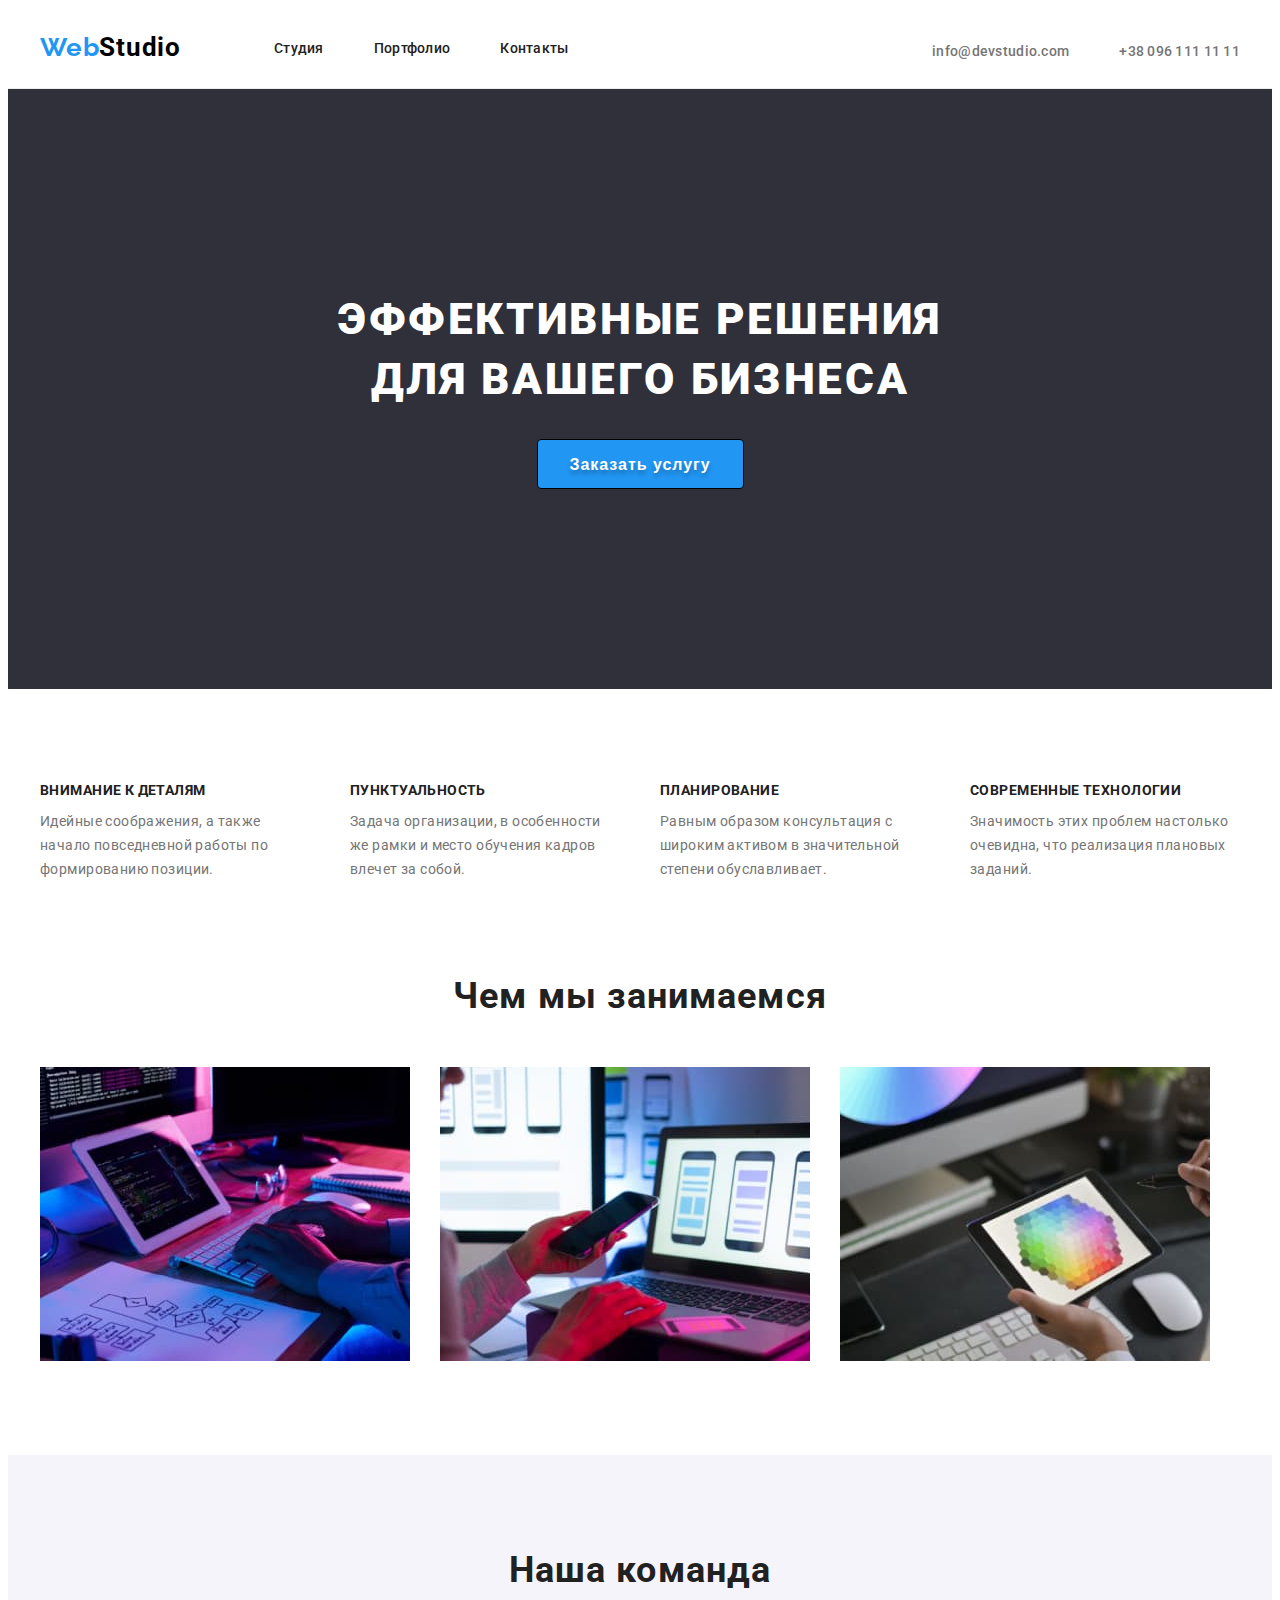
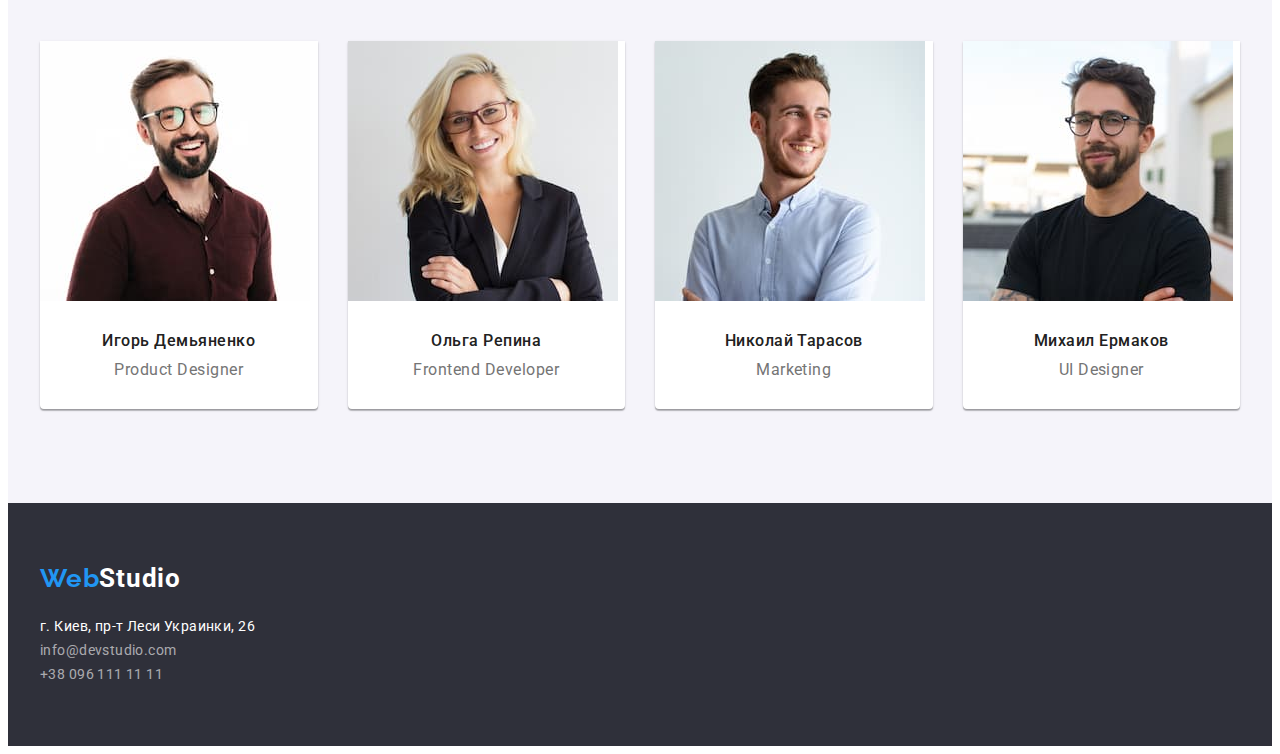
<file: index.html>
<!DOCTYPE html>
<html lang="ru">
  <head>
    <meta charset="UTF-8" />
    <meta http-equiv="X-UA-Compatible" content="IE=edge" />
    <meta name="viewport" content="width=device-width, initial-scale=1.0" />
    <title>WebStudio</title>

    <link rel="preconnect" href="https://fonts.googleapis.com" />
    <link rel="preconnect" href="https://fonts.gstatic.com" crossorigin />
    <link
      href="https://fonts.googleapis.com/css2?family=Roboto:wght@400;500;700;900&display=swap"
      rel="stylesheet"
    />
    <link
      href="https://fonts.googleapis.com/css2?family=Raleway:wght@700&display=swap"
      rel="stylesheet"
    />
    <link
      rel="stylesheet"
      href="https://cdnjs.cloudflare.com/ajax/libs/modern-normalize/1.1.0/modern-normalize.min.css"
      integrity="sha512-wpPYUAdjBVSE4KJnH1VR1HeZfpl1ub8YT/NKx4PuQ5NmX2tKuGu6U/JRp5y+Y8XG2tV+wKQpNHVUX03MfMFn9Q=="
      crossorigin="anonymous"
      referrerpolicy="no-referrer"
    />
    <link rel="stylesheet" href="./css/style.css" />
  </head>

  <body class="body">
    <header class="header">
      <div class="conteiner">
        <nav class="header-nav">
          <a href="./index.html" class="logo"
            ><span class="logo-web">Web</span><span class="logo-studio">Studio</span></a
          >
          <ul class="headnav-list">
            <li class="headnav-items">
              <a href="./index.html" class="headnav-item">Студия</a>
            </li>
            <li class="headnav-items">
              <a href="./portfolio.html" class="headnav-item">Портфолио</a>
            </li>
            <li class="headnav-items"><a href="" class="headnav-item">Контакты</a></li>
          </ul>
        </nav>
        <ul class="mail-tel">
          <li class="mail-header">
            <a href="mailto:info@devstudio.com" class="nav-contacts">info@devstudio.com</a>
          </li>
          <li class="tel-header">
            <a href="tel:+380961111111" class="nav-contacts">+38 096 111 11 11</a>
          </li>
        </ul>
      </div>
    </header>

    <main class="unique">
      <section class="hero">
        <div class="conteiner">
          <h1 class="hero-title">Эффективные решения для вашего бизнеса</h1>
          <button type="button" class="button-hero">Заказать услугу</button>
        </div>
      </section>

      <section class="plus">
        <div class="conteiner">
          <h2 class="title-hidden">Наши преимущества</h2>
          <ul class="plus-items">
            <li class="plus-list">
              <h3 class="plus-text-title">Внимание к деталям</h3>
              <p class="plus-text">
                Идейные соображения, а также начало повседневной работы по формированию позиции.
              </p>
            </li>
            <li class="plus-list">
              <h3 class="plus-text-title">Пунктуальность</h3>
              <p class="plus-text">
                Задача организации, в особенности же рамки и место обучения кадров влечет за собой.
              </p>
            </li>
            <li class="plus-list">
              <h3 class="plus-text-title">Планирование</h3>
              <p class="plus-text">
                Равным образом консультация с широким активом в значительной степени обуславливает.
              </p>
            </li>
            <li class="plus-list">
              <h3 class="plus-text-title">Современные технологии</h3>
              <p class="plus-text">
                Значимость этих проблем настолько очевидна, что реализация плановых заданий.
              </p>
            </li>
          </ul>
        </div>
      </section>

      <section class="about">
        <div class="conteiner">
          <h2 class="about-title">Чем мы занимаемся</h2>
          <ul class="about-list">
            <li class="about-foto"><img src="./images/Foto-1.jpg" alt="фото 1" width="370" /></li>
            <li class="about-foto"><img src="./images/Foto-2.jpg" alt="фото 2" width="370" /></li>
            <li class="about-foto"><img src="./images/Foto-3.jpg" alt="фото 3" width="370" /></li>
          </ul>
        </div>
      </section>

      <section class="team">
        <div class="conteiner">
          <h2 class="team-title">Наша команда</h2>
          <ul class="team-list">
            <li class="specialist">
              <img
                class="specialist-foto"
                src="./images/img-1.jpg"
                alt="фото специалист 1"
                width="270"
              />
              <p class="specialist-name">Игорь Демьяненко</p>
              <p class="specialist-job" lang="en">Product Designer</p>
            </li>
            <li class="specialist">
              <img
                class="specialist-foto"
                src="./images/img-2.jpg "
                alt="фото специалист 2"
                width="270"
              />
              <p class="specialist-name">Ольга Репина</p>
              <p class="specialist-job" lang="en">Frontend Developer</p>
            </li>
            <li class="specialist">
              <img
                class="specialist-foto"
                src="./images/img-3.jpg"
                alt="фото специалист 3"
                width="270"
              />
              <p class="specialist-name">Николай Тарасов</p>
              <p class="specialist-job" lang="en">Marketing</p>
            </li>
            <li class="specialist">
              <img
                class="specialist-foto"
                src="./images/img-4.jpg"
                alt="фото специалист 4"
                width="270"
              />
              <p class="specialist-name">Михаил Ермаков</p>
              <p class="specialist-job" lang="en">UI Designer</p>
            </li>
          </ul>
        </div>
      </section>
    </main>

    <footer class="footer">
      <div class="conteiner">
        <a href="./index.html" class="logo-footer"
          ><span class="logo-web">Web</span><span class="studio-footer">Studio</span></a
        >
        <address class="address">
          <ul class="footer-list">
            <li class="footer-list-item">
              <a
                href="https://goo.gl/maps/NSJGrVBBh1DAG3Wn9"
                target="_blank"
                rel="noopener, noindex, nofollow"
                class="location"
                >г. Киев, пр-т Леси Украинки, 26
              </a>
            </li>
            <li class="footer-list-item">
              <a href="mailto:info@devstudio.com" class="contacts">info@devstudio.com</a>
            </li>
            <li class="footer-list-item">
              <a href="tel:+380961111111" class="contacts">+38 096 111 11 11</a>
            </li>
          </ul>
        </address>
      </div>
    </footer>
  </body>
</html>
</file>
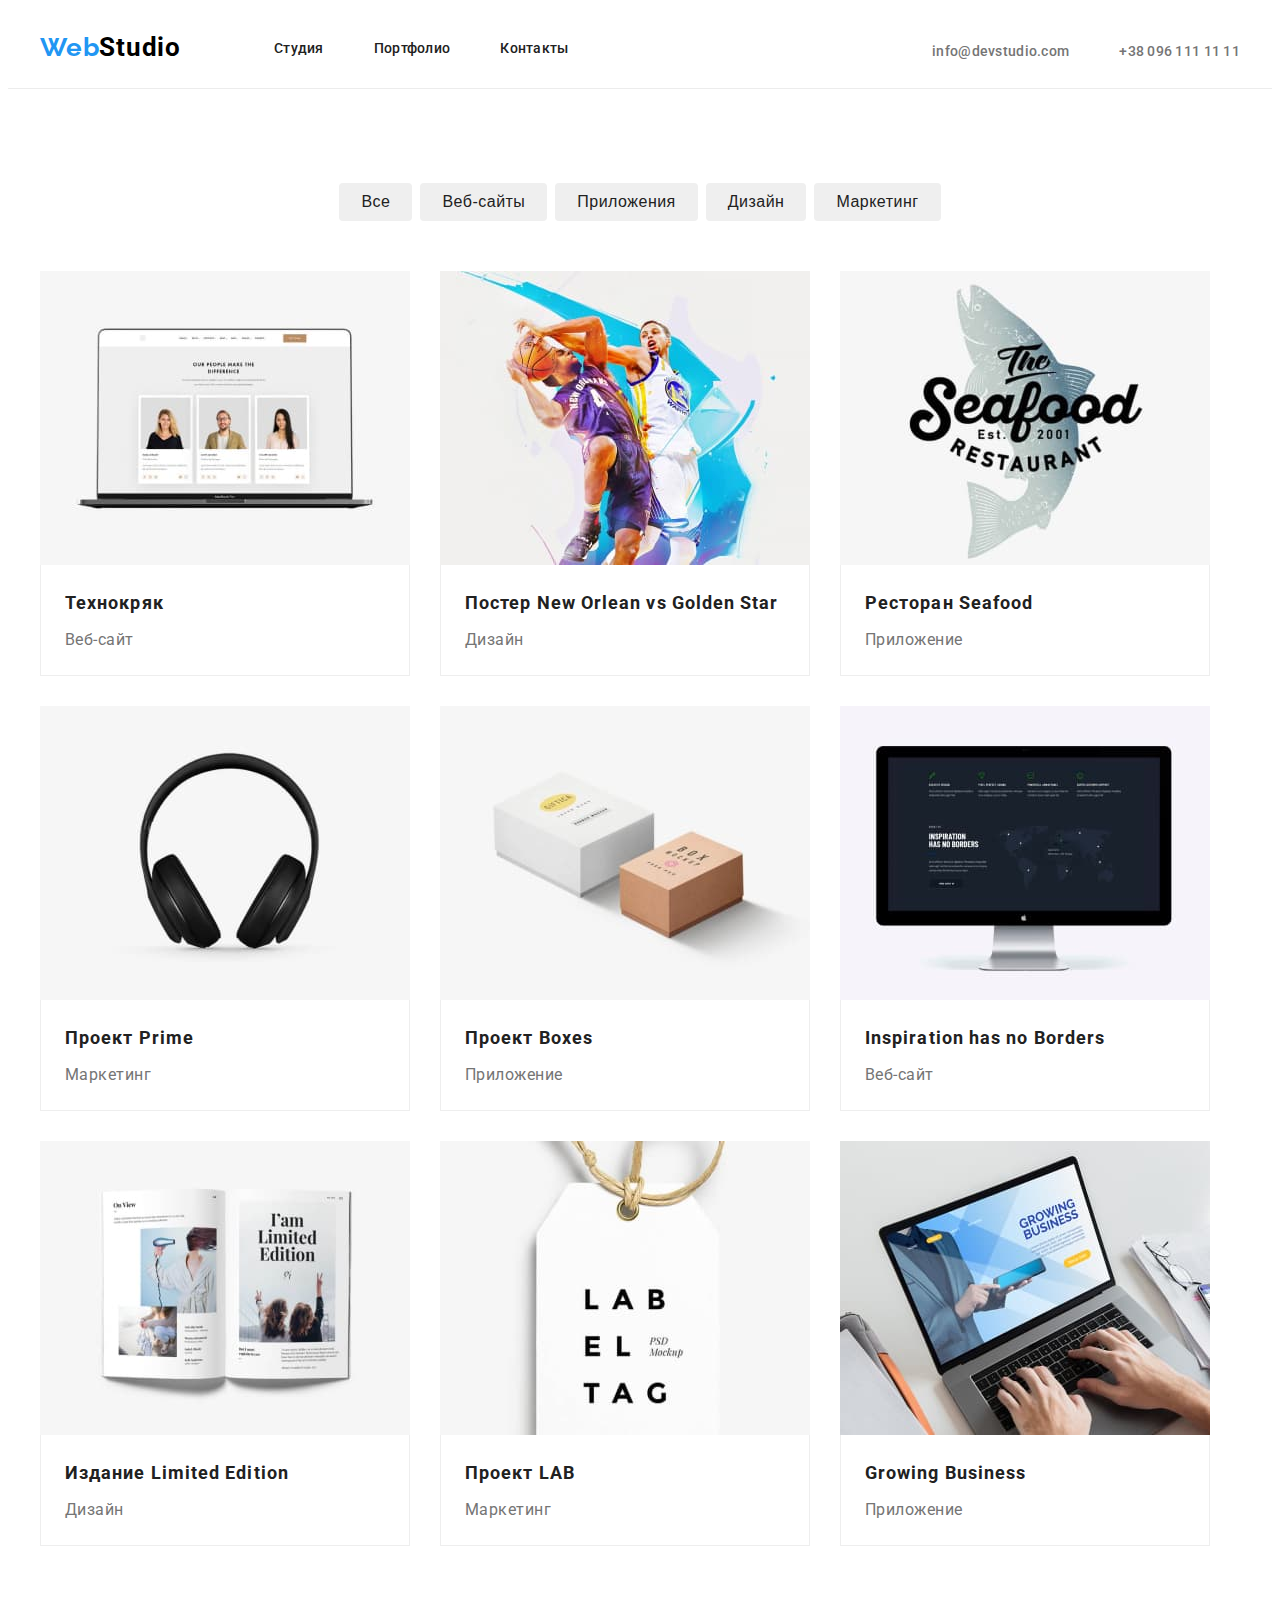
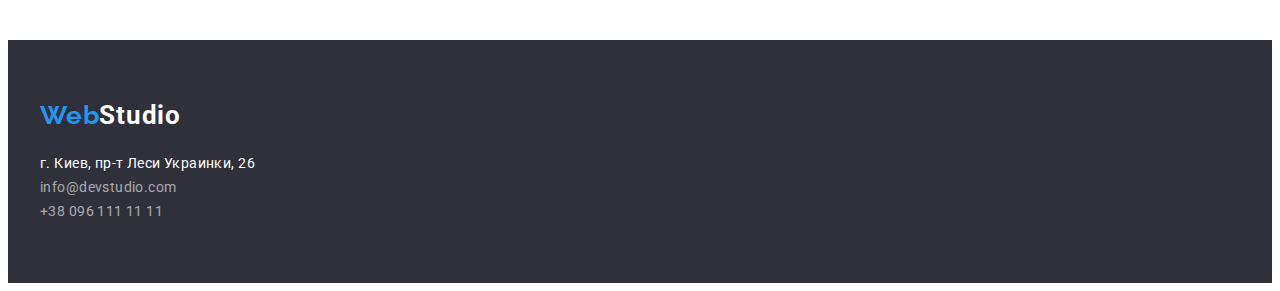
<file: portfolio.html>
<!DOCTYPE html>
<html lang="ru">
  <head>
    <meta charset="UTF-8" />
    <meta http-equiv="X-UA-Compatible" content="IE=edge" />
    <meta name="viewport" content="width=device-width, initial-scale=1.0" />
    <title>WebStudio</title>
    <link rel="preconnect" href="https://fonts.googleapis.com" />
    <link rel="preconnect" href="https://fonts.gstatic.com" crossorigin />
    <link
      href="https://fonts.googleapis.com/css2?family=Roboto:wght@400;500;700;900&display=swap"
      rel="stylesheet"
    />
    <link
      href="https://fonts.googleapis.com/css2?family=Raleway:wght@700&display=swap"
      rel="stylesheet"
    />
    <link
      rel="stylesheet"
      href="https://cdnjs.cloudflare.com/ajax/libs/modern-normalize/1.1.0/modern-normalize.min.css"
      integrity="sha512-wpPYUAdjBVSE4KJnH1VR1HeZfpl1ub8YT/NKx4PuQ5NmX2tKuGu6U/JRp5y+Y8XG2tV+wKQpNHVUX03MfMFn9Q=="
      crossorigin="anonymous"
      referrerpolicy="no-referrer"
    />
    <link rel="stylesheet" href="./css/style.css" />
  </head>

  <body class="body">
    <header class="header">
      <div class="conteiner">
        <nav class="header-nav">
          <a href="./index.html" class="logo"
            ><span class="logo-web">Web</span><span class="logo-studio">Studio</span></a
          >
          <ul class="headnav-list">
            <li class="headnav-items">
              <a href="./index.html" class="headnav-item">Студия</a>
            </li>
            <li class="headnav-items">
              <a href="./portfolio.html" class="headnav-item">Портфолио</a>
            </li>
            <li class="headnav-items"><a href="" class="headnav-item">Контакты</a></li>
          </ul>
        </nav>
        <ul class="mail-tel">
          <li class="mail-header">
            <a href="mailto:info@devstudio.com" class="nav-contacts">info@devstudio.com</a>
          </li>
          <li class="tel-header">
            <a href="tel:+380961111111" class="nav-contacts">+38 096 111 11 11</a>
          </li>
        </ul>
      </div>
    </header>

    <main class="portfolio">
      <section class="main">
        <div class="conteiner">
          <h2 class="title-hidden">Фильтры</h2>
          <ul class="filter-list">
            <li class="filter-items"><button type="button" class="filter-item">Все</button></li>
            <li class="filter-items">
              <button type="button" class="filter-item">Веб-сайты</button>
            </li>
            <li class="filter-items">
              <button type="button" class="filter-item">Приложения</button>
            </li>
            <li class="filter-items"><button type="button" class="filter-item">Дизайн</button></li>
            <li class="filter-items">
              <button type="button" class="filter-item">Маркетинг</button>
            </li>
          </ul>

          <h2 class="title-hidden">Проэкты</h2>
          <ul class="projects-list">
            <li class="project">
              <img class="project-img" src="./images/img-ptf-1.jpg" alt="" width="370" />
              <div class="title-text">
                <h3 class="project-title">Технокряк</h3>
                <p class="project-text">Веб-сайт</p>
              </div>
            </li>
            <li class="project">
              <img
                class="project-img"
                src="./images/img-ptf-2.jpg"
                alt=""
                width="370"
                src=""
                alt=""
              />
              <div class="title-text">
                <h3 class="project-title">Постер New Orlean vs Golden Star</h3>
                <p class="project-text">Дизайн</p>
              </div>
            </li>
            <li class="project">
              <img
                class="project-img"
                src="./images/img-ptf-3.jpg"
                alt=""
                width="370"
                src=""
                alt=""
              />
              <div class="title-text">
                <h3 class="project-title">Ресторан Seafood</h3>
                <p class="project-text">Приложение</p>
              </div>
            </li>
            <li class="project">
              <img
                class="project-img"
                src="./images/img-ptf-4.jpg"
                alt=""
                width="370"
                src=""
                alt=""
              />
              <div class="title-text">
                <h3 class="project-title">Проект Prime</h3>
                <p class="project-text">Маркетинг</p>
              </div>
            </li>
            <li class="project">
              <img
                class="project-img"
                src="./images/img-ptf-5.jpg"
                alt=""
                width="370"
                src=""
                alt=""
              />
              <div class="title-text">
                <h3 class="project-title">Проект Boxes</h3>
                <p class="project-text">Приложение</p>
              </div>
            </li>
            <li class="project">
              <img
                class="project-img"
                src="./images/img-ptf-6.jpg"
                alt=""
                width="370"
                src=""
                alt=""
              />
              <div class="title-text">
                <h3 class="project-title">Inspiration has no Borders</h3>
                <p class="project-text">Веб-сайт</p>
              </div>
            </li>
            <li class="project">
              <img
                class="project-img"
                src="./images/img-ptf-7.jpg"
                alt=""
                width="370"
                src=""
                alt=""
              />
              <div class="title-text">
                <h3 class="project-title">Издание Limited Edition</h3>
                <p class="project-text">Дизайн</p>
              </div>
            </li>
            <li class="project">
              <img
                class="project-img"
                src="./images/img-ptf-8.jpg"
                alt=""
                width="370"
                src=""
                alt=""
              />
              <div class="title-text">
                <h3 class="project-title">Проект LAB</h3>
                <p class="project-text">Маркетинг</p>
              </div>
            </li>
            <li class="project">
              <img
                class="project-img"
                src="./images/img-ptf-9.jpg"
                alt=""
                width="370"
                src=""
                alt=""
              />
              <div class="title-text">
                <h3 class="project-title">Growing Business</h3>
                <p class="project-text">Приложение</p>
              </div>
            </li>
          </ul>
        </div>
      </section>
    </main>

    <footer class="footer">
      <div class="conteiner">
        <a href="./index.html" class="logo-footer"
          ><span class="logo-web">Web</span><span class="studio-footer">Studio</span></a
        >
        <address class="address">
          <ul class="footer-list">
            <li>
              <a
                href="https://goo.gl/maps/NSJGrVBBh1DAG3Wn9"
                target="_blank"
                rel="noopener, noindex, nofollow"
                class="location"
                >г. Киев, пр-т Леси Украинки, 26
              </a>
            </li>
            <li>
              <a href="mailto:info@devstudio.com" class="contacts">info@devstudio.com</a>
            </li>
            <li>
              <a href="tel:+380961111111" class="contacts">+38 096 111 11 11</a>
            </li>
          </ul>
        </address>
      </div>
    </footer>
  </body>
</html>
</file>
<file: css/style.css>
p,
h1,
h2,
h3,
h4 {
  margin: 0;
}

ul {
  margin: 0;
  padding-left: 0;
}

img {
  display: block;
  max-width: 100%;
  height: auto;
}

body {
  font-family: 'Roboto', sans-serif;
  color: #212121;
}

/* ----Header----- */

.header {
  padding-top: 24px;
  padding-bottom: 25px;
  border-bottom: 1px solid #ececec;
}

.conteiner {
  max-width: 1200px;
  margin-left: auto;
  margin-right: auto;
  padding: 0 15px;
}

.header-conteiner {
}

.header-nav {
  display: flex;
  align-items: center;
}

.header > .conteiner {
  display: flex;
  align-items: baseline;
}

.logo {
  text-decoration: none;
  margin-right: 93px;
}

.logo:hover,
.logo:focus {
  text-decoration: underline;
  text-decoration-color: #2196f3;
}

.logo-web {
  font-weight: 700;
  font-size: 26px;
  line-height: 31px;
  letter-spacing: 0.03em;
  color: #2196f3;
}

.logo-studio {
  font-weight: 700;
  font-size: 26px;
  line-height: calc(31 / 26);
  letter-spacing: 0.03em;
  color: #000000;
  text-decoration: none;
}

.headnav-list {
  display: flex;
  list-style: none;
}

.headnav-item {
  font-weight: 500;
  font-size: 14px;
  line-height: calc(16 / 14);
  letter-spacing: 0.02em;
  color: #212121;
  list-style: none;
  text-decoration: none;
}

.headnav-items:not(:last-child) {
  margin-right: 50px;
}

.headnav-item:hover,
.headnav-item:focus {
  color: #2196f3;
}

.contacts {
}

.nav-contacts {
  font-weight: 500;
  font-size: 14px;
  line-height: calc(16 / 14);
  letter-spacing: 0.02em;
  color: #757575;
  text-decoration: none;
}

.nav-contacts:hover,
.nav-contacts:focus {
  color: #2196f3;
}

.mail-tel {
  margin-left: auto;
  list-style-type: none;
  display: flex;
}

.tel-header {
  margin-left: 50px;
}

.unique {
}

.hero {
  background-color: #2f303a;
  padding-top: 200px;
  padding-bottom: 200px;
}

.hero-title {
  font-weight: 900;
  font-size: 44px;
  line-height: calc(60 / 44);
  text-align: center;
  letter-spacing: 0.06em;
  text-transform: uppercase;
  color: #ffffff;
  width: 696px;
  margin-left: 252px;
  margin-bottom: 30px;
}

.button-hero {
  font-weight: 700;
  font-size: 16px;
  line-height: calc(30 / 16);
  display: flex;
  align-items: center;
  text-align: center;
  letter-spacing: 0.06em;
  color: #ffffff;
  border: 1px solid #000000;
  text-shadow: 0px 4px 4px rgba(0, 0, 0, 0.25);
  background: #2196f3;
  cursor: pointer;
  padding: 10px 32px;
  display: block;
  margin: 0px auto;
  border-radius: 4px;
  min-width: 200px;
  height: 50px;
}

.button-hero:hover,
.button-hero:focus {
  opacity: 0.9;
}

.button {
  font-weight: 700;
  font-size: 16px;
  line-height: 30px;
  display: flex;
  align-items: center;
  text-align: center;
  letter-spacing: 0.06em;
  cursor: pointer;
}

.button:hover,
.button:focus {
  background: #2196f3;
}

.plus {
  text-decoration: none;
  padding-top: 94px;
}

.title-hidden {
  position: absolute;
  white-space: nowrap;
  width: 1px;
  height: 1px;
  overflow: hidden;
  border: 0;
  padding: 0;
  clip: rect(0 0 0 0);
  clip-path: inset(50%);
  margin: -1px;
}

.plus-items {
  display: flex;
  justify-content: space-between;
}

.plus-list {
  list-style-type: none;
  max-width: 270px;
  gap: 30px;
  flex-grow: 1;
}

.plus-text-title {
  font-weight: 700;
  font-size: 14px;
  line-height: 1.14;
  letter-spacing: 0.03em;
  text-transform: uppercase;
  color: #212121;
  margin-bottom: 10px;
}

.plus-text {
  font-weight: 400;
  font-size: 14px;
  line-height: calc(24 / 14);
  letter-spacing: 0.03em;
  color: #757575;
}

.about {
  padding-top: 94px;
  padding-bottom: 94px;
}

.conteiner {
}

.about-title {
  font-weight: 700;
  font-size: 36px;
  line-height: calc(42 / 36);
  text-align: center;
  letter-spacing: 0.03em;
  color: #212121;
  margin-bottom: 50px;
}

.about-list {
  list-style-type: none;
  display: flex;
  gap: 30px;
  flex-grow: 30;
}

.about-foto {
}

.team {
  padding-top: 94px;
  padding-bottom: 94px;
  background-color: #f5f4fa;
}

.team-title {
  font-weight: 700;
  font-size: 36px;
  line-height: calc(42 / 36);
  text-align: center;
  letter-spacing: 0.03em;
  margin-bottom: 50px;
}

.team-list {
  list-style-type: none;
  display: flex;
  align-items: center;
}

.specialist {
  width: calc((100% - 90px) / 4);
  background: #ffffff;
  box-shadow: 0px 1px 3px rgba(0, 0, 0, 0.12), 0px 1px 1px rgba(0, 0, 0, 0.14),
    0px 2px 1px rgba(0, 0, 0, 0.2);
  border-radius: 0px 0px 4px 4px;
}

.specialist:not(:last-child) {
  margin-right: 30px;
}

.specialist-foto {
}

.specialist-name {
  font-weight: 500;
  font-size: 16px;
  line-height: calc(19 / 16);
  text-align: center;
  letter-spacing: 0.03em;
  padding-top: 30px;
  margin-bottom: 10px;
}

.specialist-job {
  font-weight: 400;
  font-size: 16px;
  line-height: calc(19 / 16);
  text-align: center;
  letter-spacing: 0.03em;
  padding-bottom: 30px;
  color: #757575;
}

.footer {
  background-color: #2f303a;
  padding-bottom: 60px;
  padding-top: 60px;
}

.logo-web {
  font-family: 'Raleway';
  font-style: normal;
  color: #2196f3;
}

.logo-footer {
  font-weight: 700;
  font-size: 26px;
  line-height: calc(31 / 26);
  letter-spacing: 0.03em;
  color: #ffffff;
  margin-bottom: 20px;
  display: inline-block;
  text-decoration: none;
  text-decoration: none;
}

.logo-footer:hover,
.logo-footer:focus {
  text-decoration: underline;
  text-decoration-color: #2196f3;
}

.address {
}

.footer-list {
  list-style-type: none;
  text-decoration: none;
}

.footer-list-item:not(:last child) {
  margin-bottom: 9px;
}

.location {
  font-weight: 400;
  font-size: 14px;
  line-height: calc(24 / 14);
  letter-spacing: 0.03em;
  color: #ffffff;
  text-decoration: none;
  font-style: normal;
}

.location:hover,
.location:focus {
  color: #2196f3;
}

.contacts {
  font-weight: 400;
  font-size: 14px;
  line-height: calc(24 / 14);
  letter-spacing: 0.03em;
  color: rgba(255, 255, 255, 0.6);
  text-decoration: none;
  font-style: normal;
}

.contacts:hover,
.contacts:focus {
  color: #2196f3;
}

.main {
  padding-top: 94px;
  padding-bottom: 94px;
}

.filter-title {
  visibility: hidden;
}

.filter-item {
  font-weight: 500;
  font-size: 16px;
  line-height: calc(26 / 16);
  text-align: center;
  letter-spacing: 0.03em;
  color: #212121;
  cursor: pointer;
  padding: 6px 22px;
  border: transparent;
  border-radius: 4px;
}

.filter-item:hover,
.filter-item:focus {
  color: #ffffff;
  background-color: #2196f3;
}

.filter-list {
  list-style-type: none;
  display: flex;
  align-items: center;
  justify-content: center;
  margin-bottom: 50px;
}

.filter-items:not(:last-child) {
  margin-right: 8px;
}

.projects-list {
  display: flex;
  flex-wrap: wrap;
  gap: 30px;
}

.project {
  width: 370;
  background: #ffffff;
  list-style-type: none;
}

.project-title {
  font-weight: 700;
  font-size: 18px;
  line-height: calc(36 / 18);
  letter-spacing: 0.06em;
  margin-bottom: 4px;
}

.title-text {
  padding: 20px 24px;
  background: #ffffff;
  border-left: 1px solid #eeeeee;
  border-right: 1px solid #eeeeee;
  border-bottom: 1px solid #eeeeee;
}

.project-text {
  font-weight: 400;
  font-size: 16px;
  line-height: calc(30 / 16);
  letter-spacing: 0.03em;
  color: #757575;
}

.portfolio {
}
</file>
